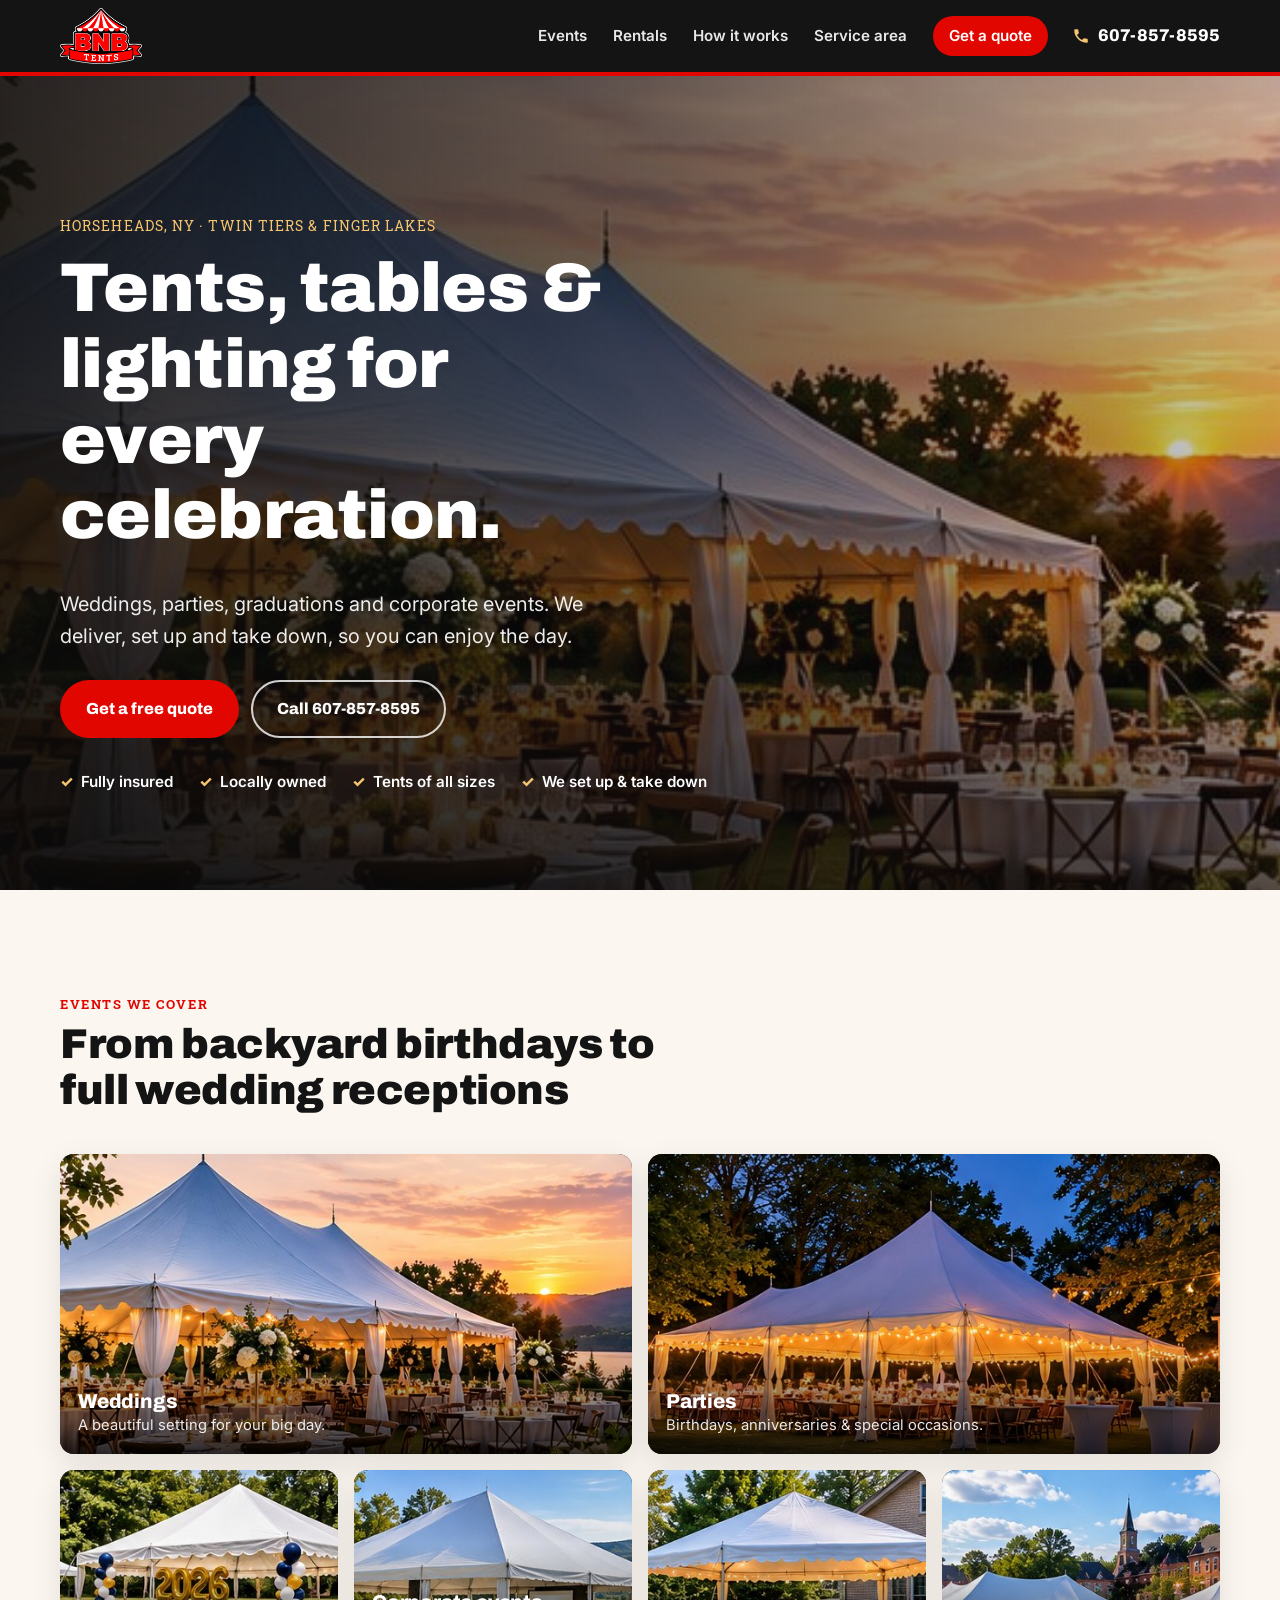
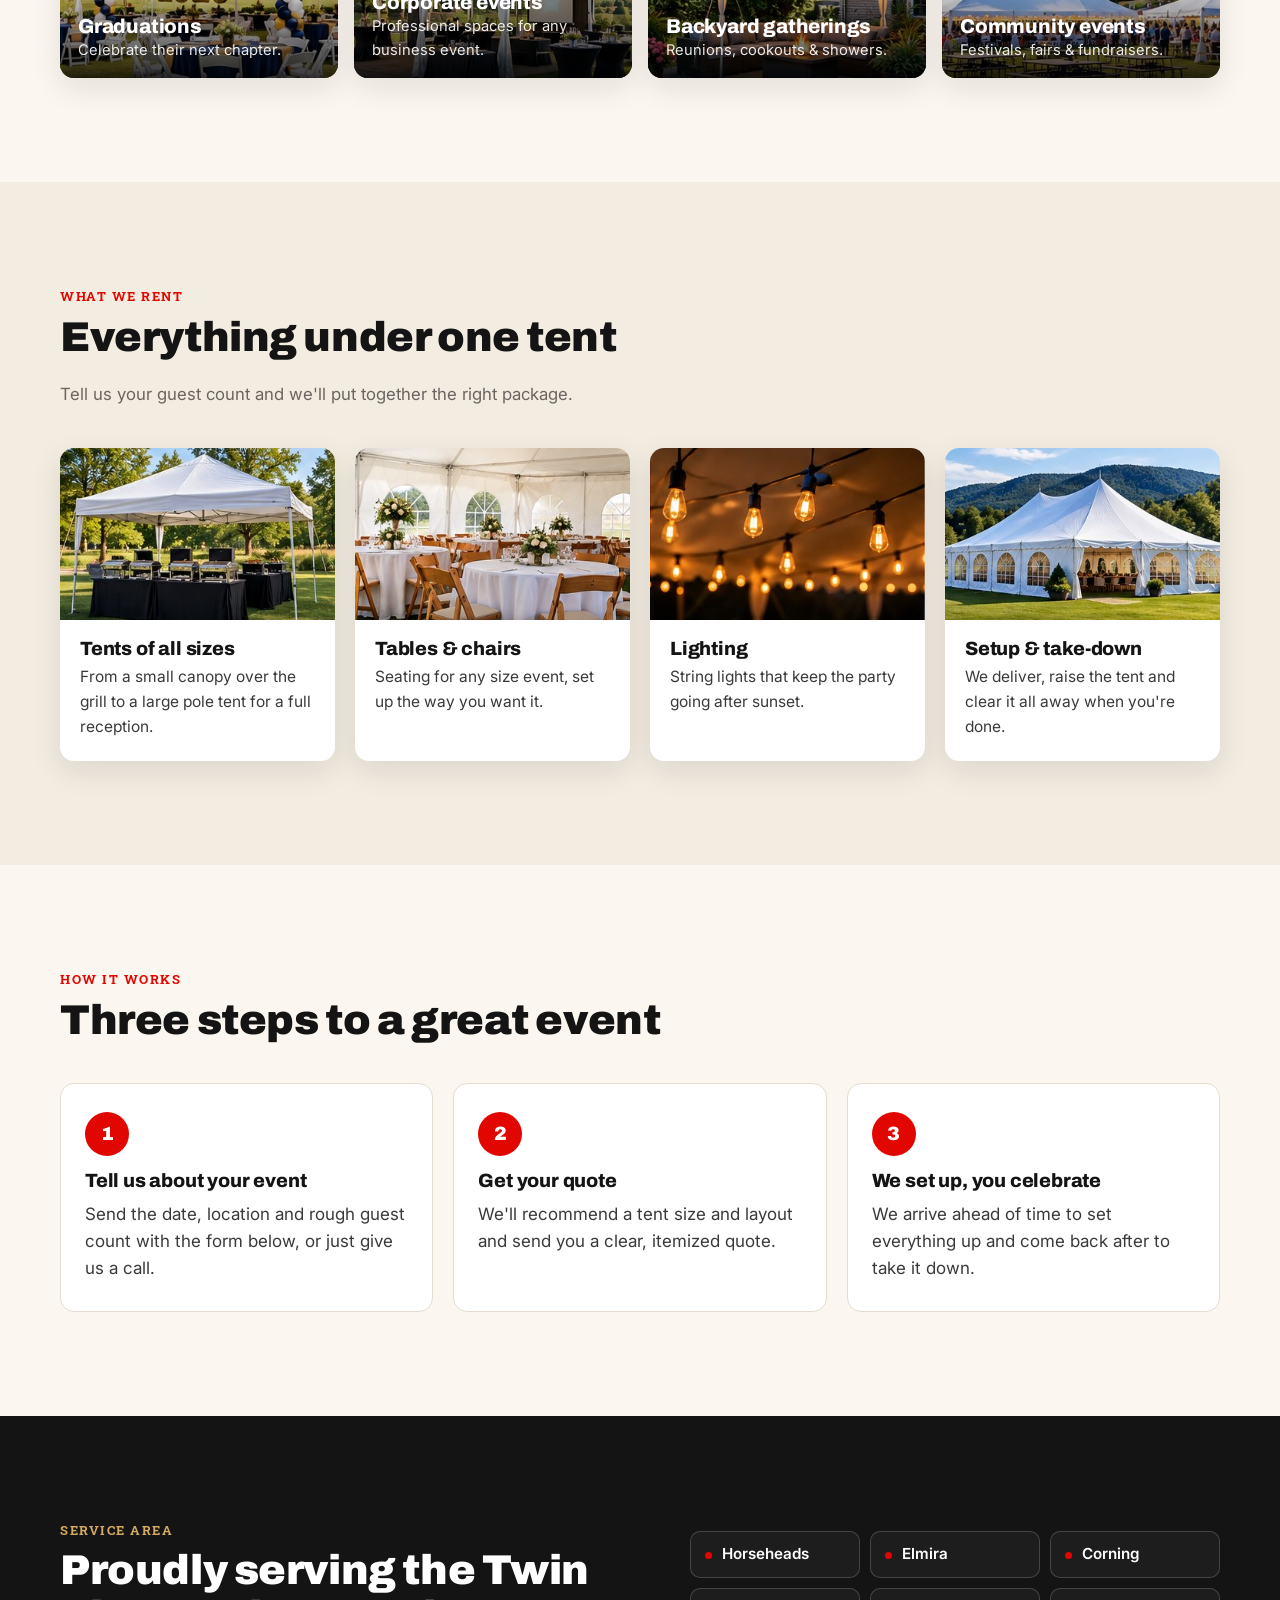
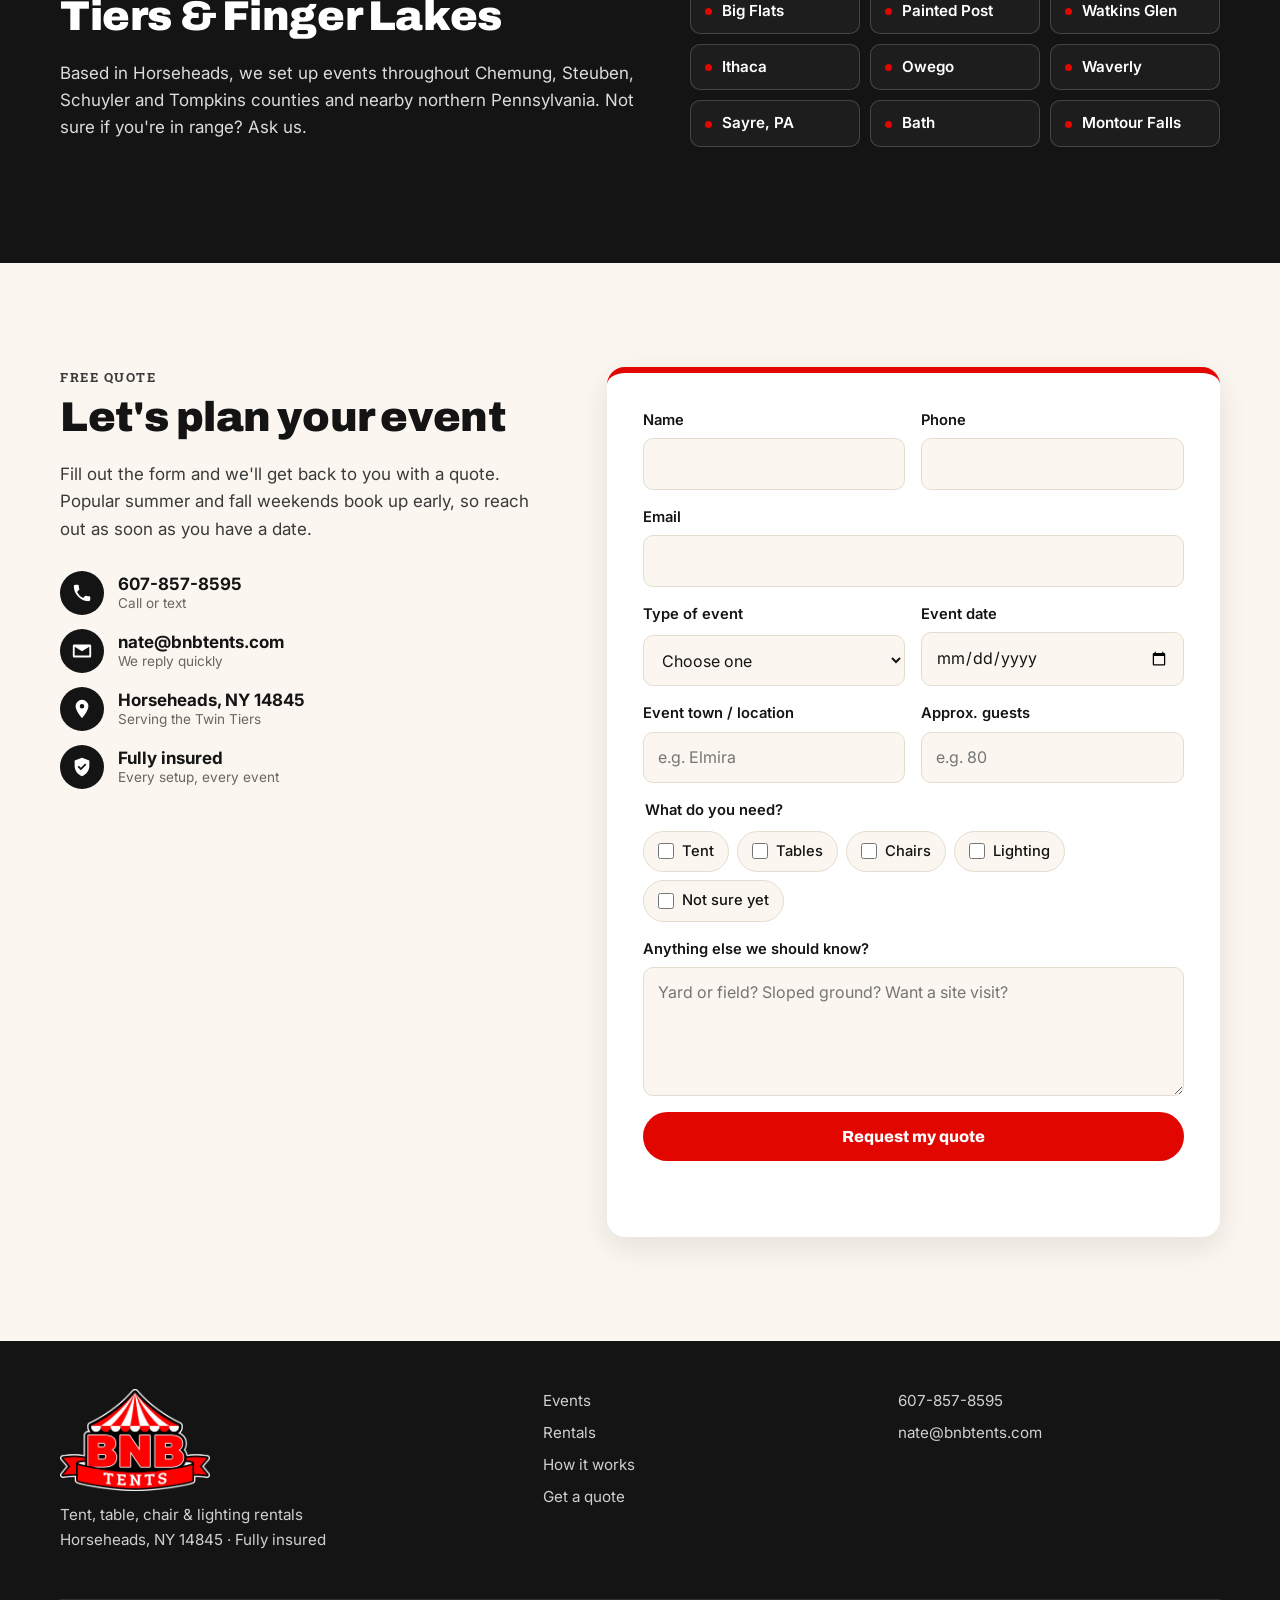
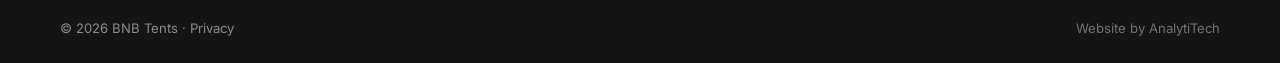
<file: index.html>
<!doctype html>
<html lang="en">
<head>
  <meta charset="utf-8">
  <meta name="viewport" content="width=device-width, initial-scale=1">
  <title>BNB Tents | Tent, Table & Chair Rentals in Horseheads, NY</title>
  <meta name="description" content="Tent, table, chair and lighting rentals for weddings, parties, graduations, corporate and community events across the Twin Tiers and Finger Lakes. We set up and take down, and we're fully insured. Call 607-857-8595.">
  <meta name="theme-color" content="#141414">
  <link rel="icon" type="image/png" sizes="32x32" href="assets/img/favicon-32.png">
  <link rel="apple-touch-icon" href="assets/img/icon-180.png">

  <meta property="og:type" content="website">
  <meta property="og:title" content="BNB Tents | Event Rentals in Horseheads, NY">
  <meta property="og:description" content="Tents, tables, chairs and lighting for every event in the Twin Tiers and Finger Lakes. We set up and take down. Fully insured.">
  <link rel="canonical" href="https://bnbtents.com/">
  <meta property="og:url" content="https://bnbtents.com/">
  <meta property="og:image" content="https://bnbtents.com/assets/img/og.jpg">
  <meta name="twitter:card" content="summary_large_image">

  <link rel="preconnect" href="https://fonts.googleapis.com">
  <link rel="preconnect" href="https://fonts.gstatic.com" crossorigin>
  <link href="https://fonts.googleapis.com/css2?family=Archivo:wght@500;700;800;900&family=Inter:wght@400;500;600&family=Roboto+Slab:wght@600;700&display=swap" rel="stylesheet">
  <link rel="stylesheet" href="assets/css/site.css">

  <script type="application/ld+json">
  {
    "@context": "https://schema.org",
    "@type": "LocalBusiness",
    "name": "BNB Tents",
    "description": "Tent, table, chair and lighting rentals with setup and take-down for weddings, parties, graduations, corporate and community events.",
    "telephone": "+1-607-857-8595",
    "email": "nate@bnbtents.com",
    "url": "https://bnbtents.com/",
    "image": "https://bnbtents.com/assets/img/og.jpg",
    "address": { "@type": "PostalAddress", "addressLocality": "Horseheads", "addressRegion": "NY", "postalCode": "14845", "addressCountry": "US" },
    "areaServed": ["Twin Tiers", "Finger Lakes", "Horseheads NY", "Elmira NY", "Corning NY"]
  }
  </script>
</head>
<body>
  <a class="skip" href="#main">Skip to content</a>

  <header class="site-header" id="top">
    <div class="wrap header-row">
      <a class="brand" href="#top" aria-label="BNB Tents home">
        <img src="assets/img/logo.png" alt="BNB Tents" width="640" height="439">
      </a>
      <nav class="nav" id="nav" aria-label="Main">
        <a href="#events">Events</a>
        <a href="#rentals">Rentals</a>
        <a href="#how">How it works</a>
        <a href="#area">Service area</a>
        <a href="#quote" class="nav-cta">Get a quote</a>
      </nav>
      <a class="header-call" href="tel:+16078578595" aria-label="Call BNB Tents">
        <svg viewBox="0 0 24 24" aria-hidden="true"><path d="M6.6 10.8a15.1 15.1 0 0 0 6.6 6.6l2.2-2.2a1 1 0 0 1 1-.25 11.4 11.4 0 0 0 3.6.57 1 1 0 0 1 1 1V20a1 1 0 0 1-1 1A17 17 0 0 1 3 4a1 1 0 0 1 1-1h3.5a1 1 0 0 1 1 1c0 1.25.2 2.45.57 3.57a1 1 0 0 1-.25 1z"/></svg>
        <span>607-857-8595</span>
      </a>
      <button class="menu-btn" aria-controls="nav" aria-expanded="false" aria-label="Menu"><span></span><span></span><span></span></button>
    </div>
  </header>

  <main id="main">
    <section class="hero">
      <div class="hero-bg" aria-hidden="true"></div>
      <div class="wrap hero-inner">
        <p class="eyebrow">Horseheads, NY &middot; Twin Tiers &amp; Finger Lakes</p>
        <h1>Tents, tables &amp; lighting for every celebration.</h1>
        <p class="lede">Weddings, parties, graduations and corporate events. We deliver, set up and take down, so you can enjoy the day.</p>
        <div class="hero-actions">
          <a class="btn btn-primary" href="#quote">Get a free quote</a>
          <a class="btn btn-ghost" href="tel:+16078578595">Call 607-857-8595</a>
        </div>
        <ul class="hero-points">
          <li>Fully insured</li>
          <li>Locally owned</li>
          <li>Tents of all sizes</li>
          <li>We set up &amp; take down</li>
        </ul>
      </div>
    </section>

    <section class="section" id="events">
      <div class="wrap">
        <div class="section-head">
          <p class="kicker">Events we cover</p>
          <h2>From backyard birthdays to full wedding receptions</h2>
        </div>
        <div class="event-grid">
          <article class="event-card event-wide">
            <img src="assets/img/weddings.jpg" alt="White pole tent set for a lakeside wedding reception at sunset" loading="lazy">
            <div class="event-copy"><h3>Weddings</h3><p>A beautiful setting for your big day.</p></div>
          </article>
          <article class="event-card event-wide">
            <img src="assets/img/parties.jpg" alt="Tent with string lights over dinner tables at an evening party" loading="lazy">
            <div class="event-copy"><h3>Parties</h3><p>Birthdays, anniversaries &amp; special occasions.</p></div>
          </article>
          <article class="event-card">
            <img src="assets/img/graduation.jpg" alt="Graduation party tent with navy and gold balloons" loading="lazy">
            <div class="event-copy"><h3>Graduations</h3><p>Celebrate their next chapter.</p></div>
          </article>
          <article class="event-card">
            <img src="assets/img/corporate.jpg" alt="Tent with cocktail tables and a projector screen for a company event" loading="lazy">
            <div class="event-copy"><h3>Corporate events</h3><p>Professional spaces for any business event.</p></div>
          </article>
          <article class="event-card">
            <img src="assets/img/backyard.jpg" alt="Backyard tent over a patio with a fire table and seating" loading="lazy">
            <div class="event-copy"><h3>Backyard gatherings</h3><p>Reunions, cookouts &amp; showers.</p></div>
          </article>
          <article class="event-card">
            <img src="assets/img/community.jpg" alt="Several tents with picnic tables at a town festival" loading="lazy">
            <div class="event-copy"><h3>Community events</h3><p>Festivals, fairs &amp; fundraisers.</p></div>
          </article>
        </div>
      </div>
    </section>

    <section class="section section-alt" id="rentals">
      <div class="wrap">
        <div class="section-head">
          <p class="kicker">What we rent</p>
          <h2>Everything under one tent</h2>
          <p class="section-sub">Tell us your guest count and we'll put together the right package.</p>
        </div>
        <div class="rental-grid">
          <article class="rental">
            <img src="assets/img/tents.jpg" alt="White frame tent" loading="lazy">
            <h3>Tents of all sizes</h3>
            <p>From a small canopy over the grill to a large pole tent for a full reception.</p>
          </article>
          <article class="rental">
            <img src="assets/img/tables.jpg" alt="Round tables with linens and wooden chairs inside a tent" loading="lazy">
            <h3>Tables &amp; chairs</h3>
            <p>Seating for any size event, set up the way you want it.</p>
          </article>
          <article class="rental">
            <img src="assets/img/lighting.jpg" alt="Warm string lights glowing at night" loading="lazy">
            <h3>Lighting</h3>
            <p>String lights that keep the party going after sunset.</p>
          </article>
          <article class="rental">
            <img src="assets/img/setup.jpg" alt="Large pole tent with sidewalls standing on a lawn" loading="lazy">
            <h3>Setup &amp; take-down</h3>
            <p>We deliver, raise the tent and clear it all away when you're done.</p>
          </article>
        </div>
      </div>
    </section>

    <section class="section" id="how">
      <div class="wrap">
        <div class="section-head">
          <p class="kicker">How it works</p>
          <h2>Three steps to a great event</h2>
        </div>
        <ol class="steps">
          <li>
            <span class="step-num">1</span>
            <h3>Tell us about your event</h3>
            <p>Send the date, location and rough guest count with the form below, or just give us a call.</p>
          </li>
          <li>
            <span class="step-num">2</span>
            <h3>Get your quote</h3>
            <p>We'll recommend a tent size and layout and send you a clear, itemized quote.</p>
          </li>
          <li>
            <span class="step-num">3</span>
            <h3>We set up, you celebrate</h3>
            <p>We arrive ahead of time to set everything up and come back after to take it down.</p>
          </li>
        </ol>
      </div>
    </section>

    <section class="section section-dark" id="area">
      <div class="wrap area-row">
        <div>
          <p class="kicker">Service area</p>
          <h2>Proudly serving the Twin Tiers &amp; Finger Lakes</h2>
          <p>Based in Horseheads, we set up events throughout Chemung, Steuben, Schuyler and Tompkins counties and nearby northern Pennsylvania. Not sure if you're in range? Ask us.</p>
        </div>
        <ul class="towns">
          <li>Horseheads</li><li>Elmira</li><li>Corning</li><li>Big Flats</li>
          <li>Painted Post</li><li>Watkins Glen</li><li>Ithaca</li><li>Owego</li>
          <li>Waverly</li><li>Sayre, PA</li><li>Bath</li><li>Montour Falls</li>
        </ul>
      </div>
    </section>

    <section class="section" id="quote">
      <div class="wrap quote-row">
        <div class="quote-intro">
          <p class="kicker">Free quote</p>
          <h2>Let's plan your event</h2>
          <p>Fill out the form and we'll get back to you with a quote. Popular summer and fall weekends book up early, so reach out as soon as you have a date.</p>
          <div class="contact-card">
            <a href="tel:+16078578595" class="contact-line">
              <svg viewBox="0 0 24 24" aria-hidden="true"><path d="M6.6 10.8a15.1 15.1 0 0 0 6.6 6.6l2.2-2.2a1 1 0 0 1 1-.25 11.4 11.4 0 0 0 3.6.57 1 1 0 0 1 1 1V20a1 1 0 0 1-1 1A17 17 0 0 1 3 4a1 1 0 0 1 1-1h3.5a1 1 0 0 1 1 1c0 1.25.2 2.45.57 3.57a1 1 0 0 1-.25 1z"/></svg>
              <span><strong>607-857-8595</strong><small>Call or text</small></span>
            </a>
            <a href="#" class="contact-line" data-email>
              <svg viewBox="0 0 24 24" aria-hidden="true"><path d="M3 5h18a1 1 0 0 1 1 1v12a1 1 0 0 1-1 1H3a1 1 0 0 1-1-1V6a1 1 0 0 1 1-1zm9 7.2L4 7.3V17h16V7.3z"/></svg>
              <span><strong data-email-text>Email us</strong><small>We reply quickly</small></span>
            </a>
            <div class="contact-line">
              <svg viewBox="0 0 24 24" aria-hidden="true"><path d="M12 2a7 7 0 0 1 7 7c0 5-7 13-7 13S5 14 5 9a7 7 0 0 1 7-7zm0 4.5A2.5 2.5 0 1 0 12 11.5 2.5 2.5 0 0 0 12 6.5z"/></svg>
              <span><strong>Horseheads, NY 14845</strong><small>Serving the Twin Tiers</small></span>
            </div>
            <div class="contact-line">
              <svg viewBox="0 0 24 24" aria-hidden="true"><path d="M12 2l8 3v6c0 5-3.4 9.4-8 11-4.6-1.6-8-6-8-11V5zm-1.2 13.6l6-6-1.4-1.4-4.6 4.6-2.2-2.2-1.4 1.4z"/></svg>
              <span><strong>Fully insured</strong><small>Every setup, every event</small></span>
            </div>
            <a class="btn btn-outline booking-btn" href="#" target="_blank" rel="noopener" hidden>Book a time to talk</a>
          </div>
        </div>

        <form class="quote-form" id="quote-form" novalidate>
          <div class="field-row">
            <label>Name<input name="name" autocomplete="name" required></label>
            <label>Phone<input name="phone" type="tel" autocomplete="tel" required></label>
          </div>
          <label>Email<input name="email" type="email" autocomplete="email" required></label>
          <div class="field-row">
            <label>Type of event
              <select name="event_type" required>
                <option value="">Choose one</option>
                <option>Wedding</option>
                <option>Graduation party</option>
                <option>Birthday / anniversary</option>
                <option>Backyard gathering</option>
                <option>Corporate event</option>
                <option>Community / fundraiser</option>
                <option>Other</option>
              </select>
            </label>
            <label>Event date<input name="event_date" type="date"></label>
          </div>
          <div class="field-row">
            <label>Event town / location<input name="location" placeholder="e.g. Elmira"></label>
            <label>Approx. guests<input name="guests" type="number" min="1" inputmode="numeric" placeholder="e.g. 80"></label>
          </div>
          <fieldset>
            <legend>What do you need?</legend>
            <div class="checks">
              <label class="check"><input type="checkbox" name="needs" value="Tent"> Tent</label>
              <label class="check"><input type="checkbox" name="needs" value="Tables"> Tables</label>
              <label class="check"><input type="checkbox" name="needs" value="Chairs"> Chairs</label>
              <label class="check"><input type="checkbox" name="needs" value="Lighting"> Lighting</label>
              <label class="check"><input type="checkbox" name="needs" value="Not sure yet"> Not sure yet</label>
            </div>
          </fieldset>
          <label>Anything else we should know?<textarea name="message" rows="4" placeholder="Yard or field? Sloped ground? Want a site visit?"></textarea></label>
          <input type="checkbox" name="botcheck" class="hp" tabindex="-1" autocomplete="off" aria-hidden="true">
          <button class="btn btn-primary btn-block" type="submit">Request my quote</button>
          <p class="form-status" role="status" aria-live="polite"></p>
        </form>
      </div>
    </section>
  </main>

  <footer class="site-footer">
    <div class="wrap footer-row">
      <div class="footer-brand">
        <img src="assets/img/logo.png" alt="BNB Tents" width="640" height="439" loading="lazy">
        <p>Tent, table, chair &amp; lighting rentals<br>Horseheads, NY 14845 &middot; Fully insured</p>
      </div>
      <div class="footer-links">
        <a href="#events">Events</a>
        <a href="#rentals">Rentals</a>
        <a href="#how">How it works</a>
        <a href="#quote">Get a quote</a>
      </div>
      <div class="footer-contact">
        <a href="tel:+16078578595">607-857-8595</a>
        <a href="#" data-email><span data-email-text>Email us</span></a>
      </div>
    </div>
    <div class="wrap footer-base">
      <span>&copy; <span id="year"></span> BNB Tents &middot; <a href="privacy.html">Privacy</a></span>
      <a class="credit" href="https://analytitech.net" target="_blank" rel="noopener">Website by AnalytiTech</a>
    </div>
  </footer>

  <a class="mobile-cta" href="#quote">Get a free quote</a>

  <script src="assets/js/config.js"></script>
  <script src="assets/js/site.js"></script>
</body>
</html>
</file>
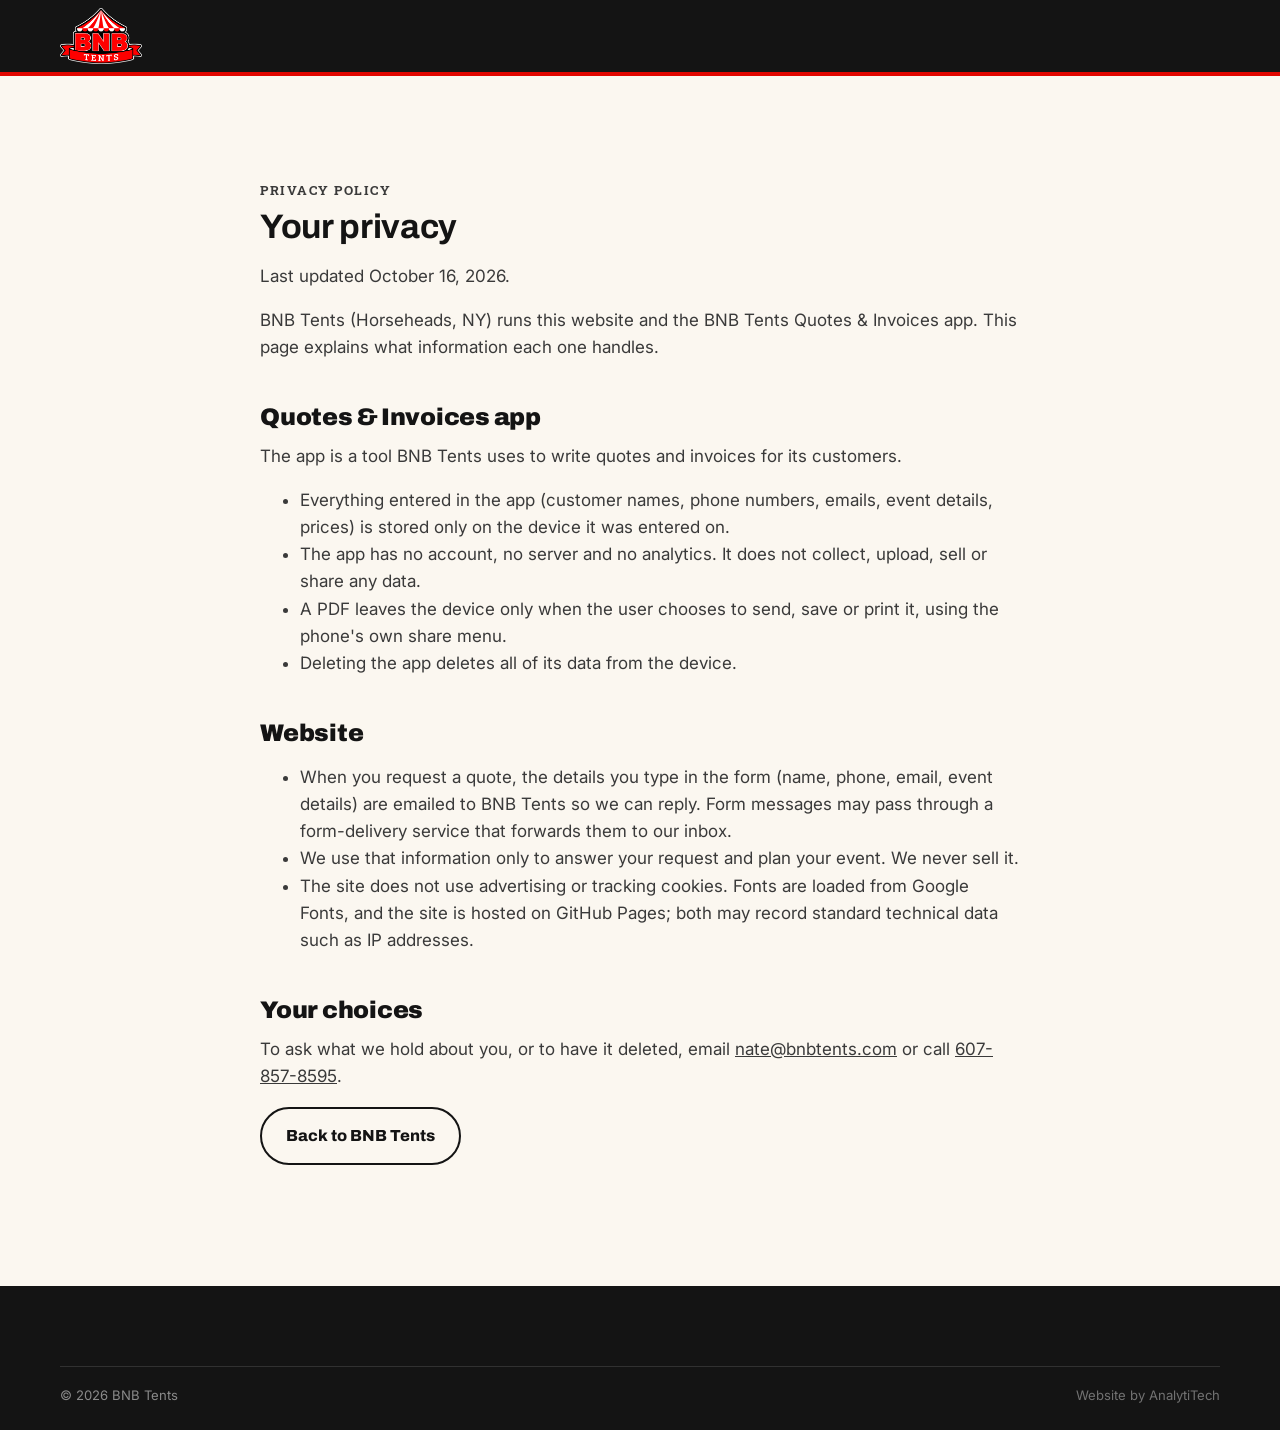
<file: privacy.html>
<!doctype html>
<html lang="en">
<head>
  <meta charset="utf-8">
  <meta name="viewport" content="width=device-width, initial-scale=1">
  <title>Privacy Policy | BNB Tents</title>
  <meta name="description" content="How BNB Tents handles information from its website and its Quotes & Invoices app.">
  <link rel="canonical" href="https://bnbtents.com/privacy.html">
  <link rel="icon" type="image/png" sizes="32x32" href="assets/img/favicon-32.png">
  <link rel="preconnect" href="https://fonts.googleapis.com">
  <link rel="preconnect" href="https://fonts.gstatic.com" crossorigin>
  <link href="https://fonts.googleapis.com/css2?family=Archivo:wght@500;700;800;900&family=Inter:wght@400;500;600&family=Roboto+Slab:wght@600;700&display=swap" rel="stylesheet">
  <link rel="stylesheet" href="assets/css/site.css">
  <style>
    .policy { max-width: 760px; }
    .policy h2 { font-size: 1.5rem; margin-top: 1.8em; }
    .policy p, .policy li { color: var(--ink-2); }
  </style>
</head>
<body>
  <header class="site-header">
    <div class="wrap header-row">
      <a class="brand" href="./" aria-label="BNB Tents home">
        <img src="assets/img/logo.png" alt="BNB Tents" width="640" height="439">
      </a>
    </div>
  </header>

  <main class="section">
    <div class="wrap policy">
      <p class="kicker">Privacy policy</p>
      <h1>Your privacy</h1>
      <p>Last updated October 16, 2026.</p>
      <p>BNB Tents (Horseheads, NY) runs this website and the BNB Tents Quotes &amp; Invoices app. This page explains what information each one handles.</p>

      <h2>Quotes &amp; Invoices app</h2>
      <p>The app is a tool BNB Tents uses to write quotes and invoices for its customers.</p>
      <ul>
        <li>Everything entered in the app (customer names, phone numbers, emails, event details, prices) is stored only on the device it was entered on.</li>
        <li>The app has no account, no server and no analytics. It does not collect, upload, sell or share any data.</li>
        <li>A PDF leaves the device only when the user chooses to send, save or print it, using the phone's own share menu.</li>
        <li>Deleting the app deletes all of its data from the device.</li>
      </ul>

      <h2>Website</h2>
      <ul>
        <li>When you request a quote, the details you type in the form (name, phone, email, event details) are emailed to BNB Tents so we can reply. Form messages may pass through a form-delivery service that forwards them to our inbox.</li>
        <li>We use that information only to answer your request and plan your event. We never sell it.</li>
        <li>The site does not use advertising or tracking cookies. Fonts are loaded from Google Fonts, and the site is hosted on GitHub Pages; both may record standard technical data such as IP addresses.</li>
      </ul>

      <h2>Your choices</h2>
      <p>To ask what we hold about you, or to have it deleted, email <a href="mailto:nate@bnbtents.com">nate@bnbtents.com</a> or call <a href="tel:+16078578595">607-857-8595</a>.</p>

      <p><a class="btn btn-outline" href="./">Back to BNB Tents</a></p>
    </div>
  </main>

  <footer class="site-footer">
    <div class="wrap footer-base">
      <span>&copy; 2026 BNB Tents</span>
      <a class="credit" href="https://analytitech.net" target="_blank" rel="noopener">Website by AnalytiTech</a>
    </div>
  </footer>
</body>
</html>
</file>
<file: assets/css/site.css>
:root {
  --red: #e10600;
  --red-dark: #b80500;
  --ink: #141414;
  --ink-2: #3a3a3a;
  --muted: #6b6560;
  --cream: #fbf7f0;
  --sand: #f3ece1;
  --line: #e4dccf;
  --glow: #f6c56f;
  --white: #fff;
  --radius: 14px;
  --shadow: 0 10px 30px rgba(20, 20, 20, .10);
  --head: "Archivo", system-ui, sans-serif;
  --slab: "Roboto Slab", Georgia, serif;
  --body: "Inter", system-ui, -apple-system, "Segoe UI", sans-serif;
}

* { box-sizing: border-box; }
html { scroll-behavior: smooth; scroll-padding-top: 84px; }
body {
  margin: 0;
  font-family: var(--body);
  font-size: 17px;
  line-height: 1.6;
  color: var(--ink);
  background: var(--cream);
  -webkit-font-smoothing: antialiased;
}
img { max-width: 100%; display: block; }
[hidden] { display: none !important; }
a { color: inherit; }
h1, h2, h3 { font-family: var(--head); line-height: 1.1; margin: 0 0 .5em; letter-spacing: -.01em; }
h2 { font-size: clamp(1.8rem, 3.6vw, 2.6rem); font-weight: 900; }
h3 { font-size: 1.2rem; font-weight: 800; }
p { margin: 0 0 1em; }

.wrap { width: min(1160px, 100% - 32px); margin-inline: auto; }
.skip { position: absolute; left: -999px; }
.skip:focus { left: 16px; top: 16px; z-index: 100; background: var(--white); padding: 8px 12px; }

/* Buttons */
.btn {
  display: inline-flex; align-items: center; justify-content: center;
  font-family: var(--head); font-weight: 800; font-size: 1rem;
  padding: 14px 24px; border-radius: 999px; text-decoration: none;
  border: 2px solid transparent; cursor: pointer; transition: transform .15s, background .15s, color .15s;
}
.btn:hover { transform: translateY(-1px); }
.btn-primary { background: var(--red); color: var(--white); }
.btn-primary:hover { background: var(--red-dark); }
.btn-ghost { border-color: rgba(255,255,255,.8); color: var(--white); }
.btn-ghost:hover { background: var(--white); color: var(--ink); }
.btn-outline { border-color: var(--ink); color: var(--ink); background: transparent; }
.btn-outline:hover { background: var(--ink); color: var(--white); }
.btn-block { width: 100%; }

/* Header */
.site-header {
  position: sticky; top: 0; z-index: 50;
  background: var(--ink); color: var(--white);
  border-bottom: 4px solid var(--red);
}
.header-row { display: flex; align-items: center; gap: 24px; height: 72px; }
.brand img { height: 56px; width: auto; }
.nav { display: flex; gap: 26px; margin-left: auto; align-items: center; }
.nav a { text-decoration: none; font-weight: 600; font-size: .95rem; opacity: .9; }
.nav a:hover { opacity: 1; color: var(--glow); }
.nav .nav-cta { background: var(--red); padding: 8px 16px; border-radius: 999px; opacity: 1; }
.nav .nav-cta:hover { background: var(--red-dark); color: var(--white); }
.header-call {
  display: inline-flex; align-items: center; gap: 8px; text-decoration: none;
  font-family: var(--head); font-weight: 800; white-space: nowrap;
}
.header-call svg { width: 18px; height: 18px; fill: var(--glow); }
.menu-btn { display: none; }

/* Hero */
.hero { position: relative; color: var(--white); overflow: hidden; background: var(--ink); }
.hero-bg {
  position: absolute; inset: 0;
  background: url("../img/weddings.jpg") center 40% / cover no-repeat;
}
.hero-bg::after {
  content: ""; position: absolute; inset: 0;
  background: linear-gradient(90deg, rgba(10,10,10,.88) 0%, rgba(10,10,10,.6) 50%, rgba(10,10,10,.2) 100%),
              linear-gradient(0deg, rgba(10,10,10,.6), transparent 40%);
}
.hero-inner { position: relative; padding: clamp(72px, 12vw, 140px) 0 clamp(56px, 8vw, 96px); max-width: 1160px; }
.hero h1 { font-size: clamp(2.4rem, 6vw, 4.3rem); font-weight: 900; max-width: 13ch; }
.eyebrow { font-family: var(--slab); color: var(--glow); letter-spacing: .08em; text-transform: uppercase; font-size: .85rem; }
.lede { font-size: clamp(1.05rem, 1.8vw, 1.25rem); max-width: 34rem; opacity: .92; }
.hero-actions { display: flex; flex-wrap: wrap; gap: 12px; margin: 28px 0 32px; }
.hero-points { list-style: none; padding: 0; margin: 0; display: flex; flex-wrap: wrap; gap: 10px 26px; font-weight: 600; font-size: .95rem; }
.hero-points li::before { content: "✓"; color: var(--glow); margin-right: 8px; font-weight: 800; }

/* Sections */
.section { padding: clamp(64px, 9vw, 104px) 0; }
.section-alt { background: var(--sand); }
.section-dark { background: var(--ink); color: var(--white); }
.section-head { max-width: 640px; margin-bottom: 40px; }
.kicker {
  font-family: var(--slab); font-weight: 700; color: var(--red);
  text-transform: uppercase; letter-spacing: .12em; font-size: .8rem; margin-bottom: .6em;
}
.section-dark .kicker { color: var(--glow); }
.section-sub { color: var(--muted); font-size: 1.05rem; }

/* Events */
.event-grid { display: grid; grid-template-columns: repeat(4, 1fr); gap: 16px; }
.event-card {
  position: relative; border-radius: var(--radius); overflow: hidden;
  aspect-ratio: 4 / 3; background: var(--ink); box-shadow: var(--shadow);
}
.event-wide { grid-column: span 2; aspect-ratio: auto; min-height: 300px; }
.event-card img { width: 100%; height: 100%; object-fit: cover; transition: transform .5s; }
.event-card:hover img { transform: scale(1.04); }
.event-copy {
  position: absolute; inset: auto 0 0 0; padding: 48px 18px 16px; color: var(--white);
  background: linear-gradient(transparent, rgba(0,0,0,.78));
}
.event-copy h3 { margin: 0 0 2px; font-size: 1.25rem; }
.event-copy p { margin: 0; font-size: .92rem; opacity: .9; }

/* Rentals */
.rental-grid { display: grid; grid-template-columns: repeat(4, 1fr); gap: 20px; }
.rental { background: var(--white); border-radius: var(--radius); overflow: hidden; box-shadow: var(--shadow); }
.rental img { aspect-ratio: 16 / 10; object-fit: cover; width: 100%; }
.rental h3 { margin: 18px 20px 6px; }
.rental p { margin: 0 20px 22px; color: var(--ink-2); font-size: .97rem; }

/* Steps */
.steps { list-style: none; padding: 0; margin: 0; display: grid; grid-template-columns: repeat(3, 1fr); gap: 20px; counter-reset: none; }
.steps li { background: var(--white); border: 1px solid var(--line); border-radius: var(--radius); padding: 28px 24px; }
.step-num {
  display: inline-grid; place-items: center; width: 44px; height: 44px; border-radius: 50%;
  background: var(--red); color: var(--white); font-family: var(--head); font-weight: 900; font-size: 1.2rem;
  margin-bottom: 14px;
}
.steps p { color: var(--ink-2); margin: 0; }

/* Service area */
.area-row { display: grid; grid-template-columns: 1.1fr 1fr; gap: 48px; align-items: center; }
.area-row p { opacity: .85; }
.towns { list-style: none; padding: 0; margin: 0; display: grid; grid-template-columns: repeat(3, 1fr); gap: 10px; }
.towns li {
  border: 1px solid rgba(255,255,255,.18); border-radius: 10px; padding: 10px 14px;
  font-weight: 600; font-size: .95rem; background: rgba(255,255,255,.04);
}
.towns li::before { content: ""; display: inline-block; width: 7px; height: 7px; border-radius: 50%; background: var(--red); margin-right: 10px; vertical-align: middle; }

/* Quote */
.quote-row { display: grid; grid-template-columns: 1fr 1.25fr; gap: 56px; align-items: start; }
.quote-intro > p { color: var(--ink-2); }
.contact-card { margin-top: 28px; display: grid; gap: 14px; }
.contact-line { display: flex; align-items: center; gap: 14px; text-decoration: none; }
.contact-line svg { width: 44px; height: 44px; padding: 11px; border-radius: 50%; background: var(--ink); fill: var(--white); flex: none; }
.contact-line span { display: grid; line-height: 1.3; }
.contact-line small { color: var(--muted); font-size: .85rem; }
a.contact-line:hover strong { color: var(--red); }
.booking-btn { justify-self: start; margin-top: 6px; }

.quote-form {
  background: var(--white); border-radius: 18px; padding: clamp(22px, 4vw, 36px);
  box-shadow: var(--shadow); border-top: 6px solid var(--red); display: grid; gap: 16px;
}
.field-row { display: grid; grid-template-columns: 1fr 1fr; gap: 16px; }
.quote-form label { display: grid; gap: 6px; font-weight: 600; font-size: .92rem; }
.quote-form input:not([type=checkbox]), .quote-form select, .quote-form textarea {
  font: inherit; font-weight: 400; font-size: 1rem; color: var(--ink);
  border: 1.5px solid var(--line); border-radius: 10px; padding: 12px 14px; background: var(--cream); width: 100%;
}
.quote-form input:focus, .quote-form select:focus, .quote-form textarea:focus { outline: none; border-color: var(--red); background: var(--white); }
.quote-form .invalid { border-color: var(--red) !important; }
fieldset { border: 0; padding: 0; margin: 0; }
legend { font-weight: 600; font-size: .92rem; margin-bottom: 8px; }
.checks { display: flex; flex-wrap: wrap; gap: 8px; }
.quote-form .check {
  display: inline-flex; align-items: center; gap: 8px; font-weight: 500; cursor: pointer;
  border: 1.5px solid var(--line); border-radius: 999px; padding: 8px 14px; background: var(--cream);
}
.check input { accent-color: var(--red); width: 16px; height: 16px; margin: 0; }
.check:has(input:checked) { border-color: var(--red); background: #fff0ef; }
.hp { position: absolute; left: -9999px; }
.form-status { margin: 0; font-weight: 600; min-height: 1.4em; }
.form-status.ok { color: #1d7a3a; }
.form-status.err { color: var(--red); }

/* Footer */
.site-footer { background: var(--ink); color: rgba(255,255,255,.8); padding: 48px 0 24px; font-size: .95rem; }
.footer-row { display: grid; grid-template-columns: 1.4fr 1fr 1fr; gap: 32px; align-items: start; }
.footer-brand img { width: 150px; height: auto; margin-bottom: 12px; }
.footer-links, .footer-contact { display: grid; gap: 8px; }
.site-footer a { text-decoration: none; }
.site-footer a:hover { color: var(--white); }
.footer-base {
  display: flex; justify-content: space-between; flex-wrap: wrap; gap: 8px;
  border-top: 1px solid rgba(255,255,255,.12); margin-top: 32px; padding-top: 18px; font-size: .82rem;
  color: rgba(255,255,255,.5);
}
.footer-base .credit { color: rgba(255,255,255,.4); }
.footer-base .credit:hover { color: rgba(255,255,255,.75); }

.mobile-cta { display: none; }

/* Responsive */
@media (max-width: 980px) {
  .header-call span { display: none; }
  .header-call { margin-left: auto; width: 44px; height: 44px; justify-content: center; border-radius: 50%; background: var(--red); }
  .header-call svg { fill: var(--white); }
  .menu-btn {
    display: grid; gap: 5px; place-content: center; width: 44px; height: 44px;
    background: transparent; border: 0; cursor: pointer; padding: 0;
  }
  .menu-btn span { display: block; width: 24px; height: 2px; background: var(--white); transition: transform .2s, opacity .2s; }
  .menu-btn[aria-expanded="true"] span:nth-child(1) { transform: translateY(7px) rotate(45deg); }
  .menu-btn[aria-expanded="true"] span:nth-child(2) { opacity: 0; }
  .menu-btn[aria-expanded="true"] span:nth-child(3) { transform: translateY(-7px) rotate(-45deg); }
  .nav {
    position: absolute; top: 76px; left: 0; right: 0; flex-direction: column; align-items: stretch; gap: 0;
    background: var(--ink); padding: 8px 16px 20px; border-bottom: 4px solid var(--red);
    display: none;
  }
  .nav.open { display: flex; }
  .nav a { padding: 14px 4px; border-bottom: 1px solid rgba(255,255,255,.08); }
  .nav .nav-cta { margin-top: 14px; text-align: center; border: 0; }
  .event-grid { grid-template-columns: repeat(2, 1fr); }
  .rental-grid { grid-template-columns: repeat(2, 1fr); }
  .area-row, .quote-row { grid-template-columns: 1fr; gap: 36px; }
}

@media (max-width: 640px) {
  body { font-size: 16px; padding-bottom: 76px; }
  .brand img { height: 48px; }
  .event-grid, .rental-grid, .steps { grid-template-columns: 1fr; }
  .event-wide { grid-column: auto; min-height: 0; aspect-ratio: 4 / 3; }
  .field-row { grid-template-columns: 1fr; }
  .towns { grid-template-columns: repeat(2, 1fr); }
  .footer-row { grid-template-columns: 1fr; }
  .hero-actions .btn { flex: 1 1 100%; }
  .mobile-cta {
    display: block; position: fixed; left: 16px; right: 16px; bottom: 14px; z-index: 40;
    background: var(--red); color: var(--white); text-align: center; text-decoration: none;
    font-family: var(--head); font-weight: 800; padding: 15px; border-radius: 999px;
    box-shadow: 0 8px 24px rgba(0,0,0,.3);
    transition: opacity .2s, transform .2s;
  }
  .mobile-cta.hide { opacity: 0; transform: translateY(20px); pointer-events: none; }
}

@media (max-width: 980px) and (min-width: 641px) {
  .steps { grid-template-columns: 1fr; }
}

@media (prefers-reduced-motion: reduce) {
  html { scroll-behavior: auto; }
  * { transition: none !important; }
}
</file>
